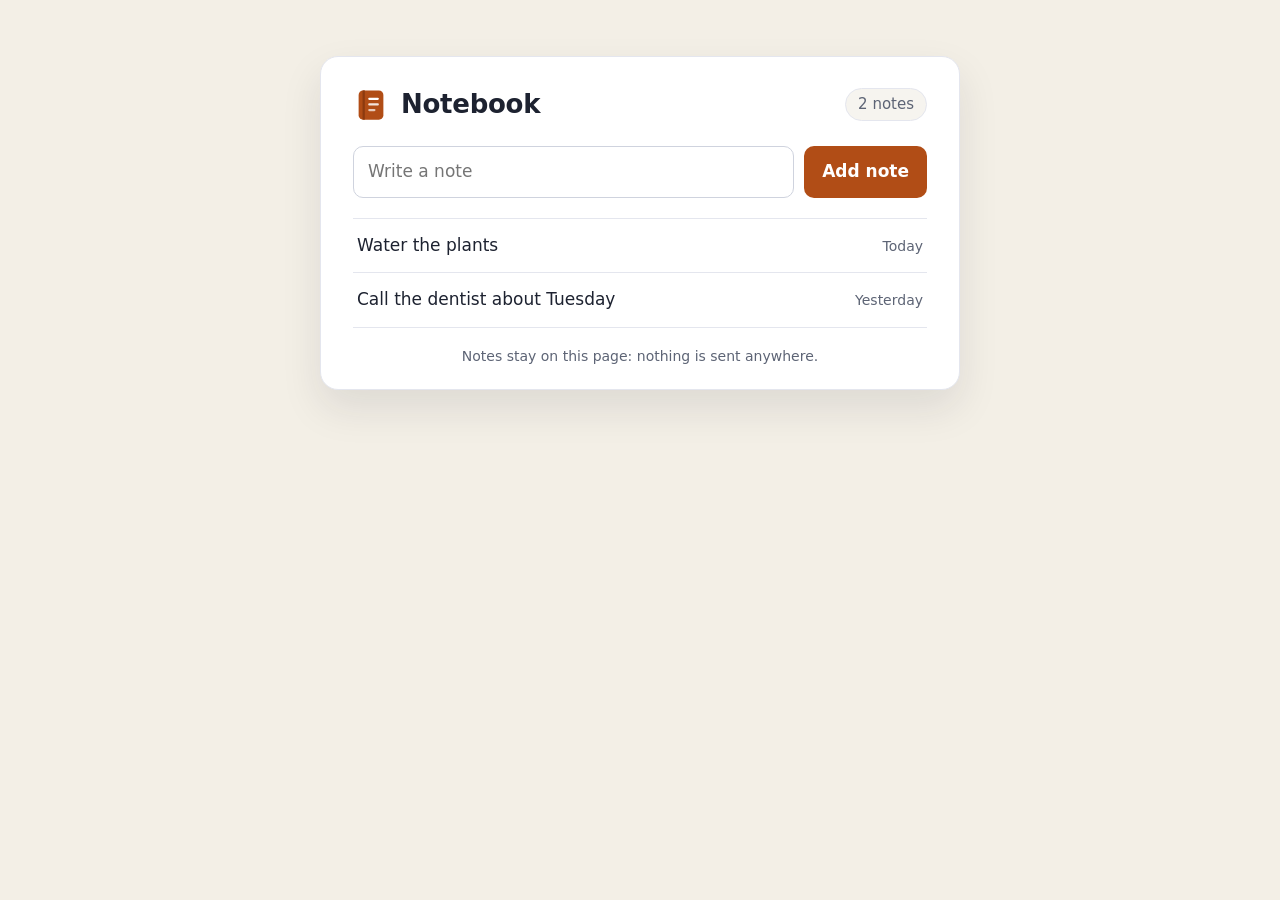
<file: src/pageant/example/site/index.html>
<!doctype html>
<!--
  Notebook: the page Pageant's example lesson films (lesson.py, beside site/). It keeps a CSP of
  its own, as a product's page does, and the overlay the studio draws over it needs nothing this
  policy refuses.
-->
<html lang="en">
<head>
  <meta charset="utf-8">
  <meta name="viewport" content="width=device-width, initial-scale=1">
  <meta http-equiv="Content-Security-Policy" content="default-src 'self'">
  <title>Notebook</title>
  <link rel="icon" href="mark.svg">
  <link rel="stylesheet" href="style.css">
  <script src="app.js" defer></script>
</head>
<body>
  <main class="app">
    <header class="top">
      <img class="mark" src="mark.svg" alt="" width="36" height="36">
      <h1>Notebook</h1>
      <span class="count" id="count">2 notes</span>
    </header>
    <form id="new-note" class="new" autocomplete="off">
      <label class="visually-hidden" for="note">A new note</label>
      <input id="note" name="note" placeholder="Write a note" maxlength="120" required>
      <button type="submit">Add note</button>
    </form>
    <ol id="notes" class="notes" aria-label="Your notes">
      <li><span class="text">Water the plants</span><time>Today</time></li>
      <li><span class="text">Call the dentist about Tuesday</span><time>Yesterday</time></li>
    </ol>
    <p class="foot">Notes stay on this page: nothing is sent anywhere.</p>
  </main>
</body>
</html>
</file>
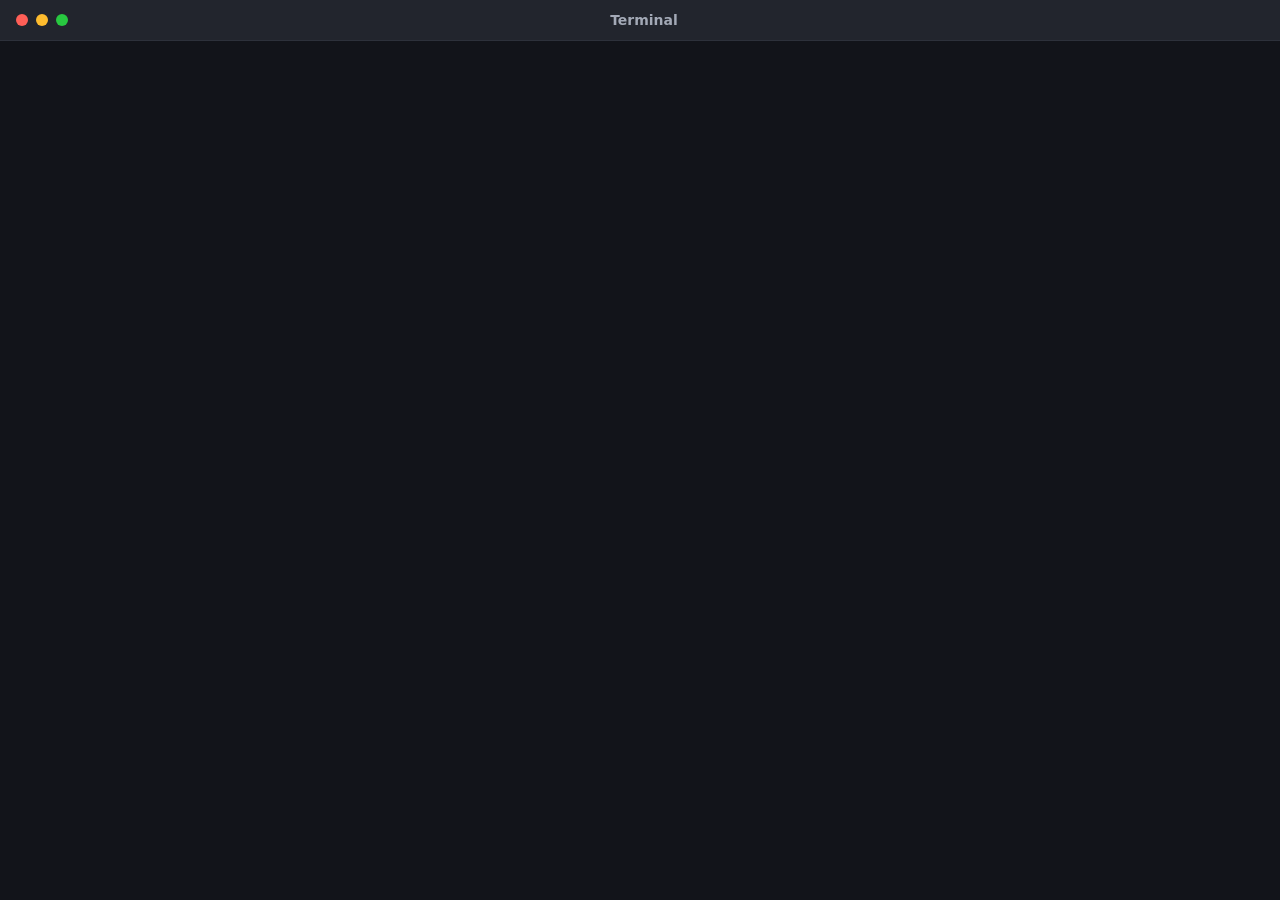
<file: src/pageant/terminal.html>
<!doctype html>
<!--
  The terminal a lesson films (studio.py's terminal() and shell()). Each command is typed at the
  prompt, then run for real in a shell of its own, and what it prints arrives here line by line,
  as written, with only terminal control codes taken out; `clear` clears the screen.
-->
<html lang="en">
<head>
  <meta charset="utf-8">
  <meta name="viewport" content="width=device-width, initial-scale=1">
  <title>Terminal</title>
  <style>
    :root { color-scheme: dark; }
    html, body { margin: 0; height: 100%; background: #12141a; }
    body {
      display: flex;
      flex-direction: column;
      color: #e4e6eb;
      font: 17px/1.55 "DejaVu Sans Mono", ui-monospace, Menlo, Consolas, monospace;
    }
    .bar {
      flex: none;
      display: flex;
      align-items: center;
      gap: 8px;
      height: 40px;
      padding: 0 16px;
      background: #22252d;
      border-bottom: 1px solid #2d313b;
    }
    .dot { width: 12px; height: 12px; border-radius: 50%; }
    .dot.red { background: #ff5f57; }
    .dot.amber { background: #febc2e; }
    .dot.green { background: #28c840; }
    .title { flex: 1; margin-right: 52px; text-align: center; color: #a3a9b6; font: 600 14px/1 Inter, system-ui, sans-serif; }
    #screen { flex: 1; overflow: hidden; padding: 18px 28px 150px; }
    .line { min-height: 1.55em; white-space: pre-wrap; overflow-wrap: anywhere; }
    .prompt { color: #7ee2a8; }
    .cursor {
      display: inline-block;
      width: 0.6em;
      height: 1.15em;
      margin-left: 1px;
      vertical-align: -0.2em;
      background: #e4e6eb;
      animation: blink 1.1s steps(1) infinite;
    }
    @keyframes blink { 50% { opacity: 0; } }
    /* A phone's screen, held upright: a smaller face, and the newest line kept above where its
       captions are drawn, higher up than a computer's. */
    @media (orientation: portrait) {
      body { font-size: 14px; }
      .bar { height: 34px; padding: 0 12px; }
      .title { margin-right: 46px; }
      #screen { padding: 14px 14px 260px; }
    }
  </style>
</head>
<body>
  <div class="bar">
    <span class="dot red"></span><span class="dot amber"></span><span class="dot green"></span>
    <span class="title" id="title">Terminal</span>
  </div>
  <div id="screen"></div>
  <script>
    (() => {
      const screen = document.getElementById("screen");
      const CONTROL = /\x1b\[[0-9;?]*[A-Za-z]|\x1b[()][A-Z0-9]|\r/g;
      const CLEARS = /\x1b\[[23]?J|\x1bc/;
      let block = null;
      let typed = null;
      let cursor = null;
      const sleep = (ms) => new Promise((resolve) => setTimeout(resolve, ms));
      const make = (tag, className, text) => {
        const node = document.createElement(tag);
        if (className) node.className = className;
        if (text !== undefined) node.textContent = text;
        return node;
      };
      // The newest line stays in view, above where the captions are drawn.
      const follow = () => {
        screen.scrollTop = screen.scrollHeight;
      };
      window.__term = {
        title(text) {
          document.getElementById("title").textContent = text;
        },
        prompt(where) {
          block = make("div", "block");
          const line = make("div", "line cmd");
          line.append(make("span", "prompt", (where || "~") + " $ "));
          typed = make("span", "typed", "");
          cursor = make("span", "cursor");
          line.append(typed, cursor);
          block.append(line, make("div", "out"));
          screen.append(block);
          follow();
        },
        async type(text, delay) {
          for (const character of text) {
            typed.textContent += character;
            follow();
            await sleep(delay * (0.6 + Math.random() * 0.8));
          }
        },
        enter() {
          if (cursor) cursor.remove();
          cursor = null;
        },
        write(text) {
          if (CLEARS.test(text)) {
            screen.replaceChildren();
            block = null;
            return;
          }
          const out = block ? block.querySelector(".out") : screen;
          out.append(make("div", "line", text.replace(CONTROL, "")));
          follow();
        },
      };
    })();
  </script>
</body>
</html>
</file>
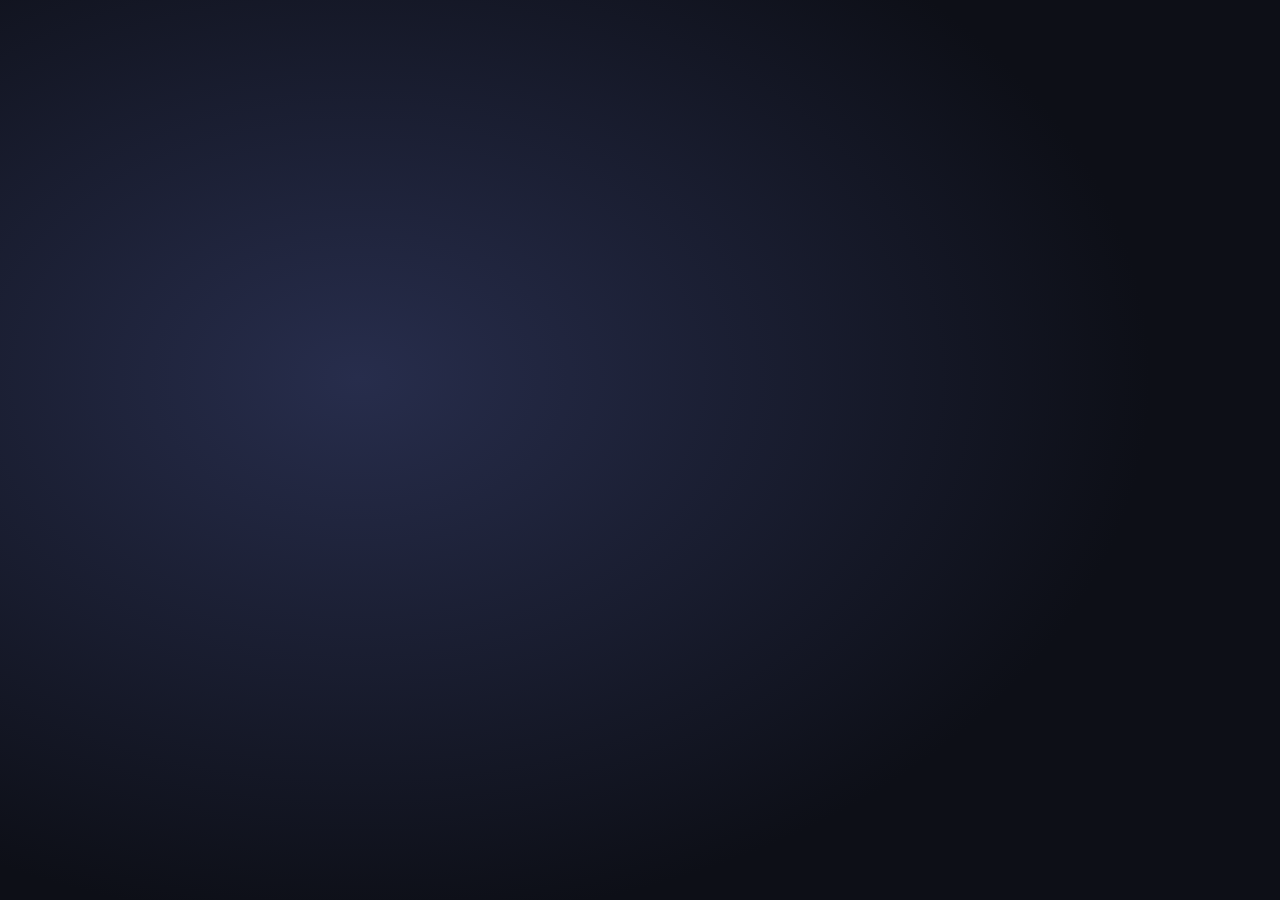
<file: src/pageant/thumbnail.html>
<!doctype html>
<!--
  A lesson's YouTube thumbnail (studio.py's _thumbnail): its words, its product's mark and a frame of
  the lesson, composed on a page of Pageant's own once the film has stopped rolling, and kept as the
  YouTube cut's thumbnail.jpg. A thumbnail is seen small, beside others, so its words are few and
  large and its picture is the moment the lesson chose (Studio.thumbnail), zoomed where the camera was.
  The words are set in Inter, which the page asks Google Fonts for: a lesson that routes its fonts
  serves them, and a system face stands in where nothing answers.
-->
<html lang="en">
<head>
  <meta charset="utf-8">
  <title>Thumbnail</title>
  <link rel="stylesheet" href="https://fonts.googleapis.com/css2?family=Inter:wght@600;700;800&display=block">
  <style>
    :root { color-scheme: dark; }
    html, body { margin: 0; width: 100%; height: 100%; overflow: hidden; }
    body {
      position: relative;
      background: radial-gradient(1100px 760px at 28% 42%, #272d4c, #0d0f17 72%);
      color: #fff;
      font-family: Inter, system-ui, sans-serif;
    }
    .shot {
      position: absolute;
      right: -48px;
      top: 50%;
      width: 760px;
      border-radius: 18px;
      transform: translateY(-50%) rotate(-2.5deg);
      box-shadow: 0 34px 90px rgba(0, 0, 0, 0.66), 0 0 0 2px rgba(255, 255, 255, 0.09);
    }
    .shot:not([src]) { display: none; }
    .words {
      position: absolute;
      z-index: 1;
      left: 64px;
      top: 0;
      bottom: 0;
      width: 520px;
      display: flex;
      flex-direction: column;
      justify-content: center;
      gap: 20px;
    }
    .brand { display: flex; align-items: center; gap: 16px; font: 700 30px/1 Inter, system-ui, sans-serif; }
    .brand img { width: 60px; height: 60px; border-radius: 15px; }
    .brand img:not([src]), .brand:empty, .kicker:empty { display: none; }
    .kicker {
      font: 700 21px/1.2 Inter, system-ui, sans-serif;
      letter-spacing: 0.14em;
      text-transform: uppercase;
      color: #f7c55f;
    }
    .title {
      font: 800 76px/1.02 Inter, system-ui, sans-serif;
      letter-spacing: -0.035em;
      text-wrap: balance;
    }
    .title em { font-style: normal; color: #f7c55f; }
  </style>
</head>
<body>
  <img class="shot" alt="">
  <div class="words">
    <div class="brand"></div>
    <div class="kicker"></div>
    <div class="title"></div>
  </div>
  <script>
    // Fill the thumbnail in and answer once its faces and pictures are ready to paint. A *starred*
    // part of the title is drawn in the accent colour.
    window.thumbnail = async ({ title, kicker = "", brand = "", mark = "", shot = "" }) => {
      const heading = document.querySelector(".title");
      title.split("*").forEach((part, index) => {
        if (!part) return;
        const piece = index % 2 ? document.createElement("em") : document.createTextNode(part);
        if (index % 2) piece.textContent = part;
        heading.append(piece);
      });
      document.querySelector(".kicker").textContent = kicker;
      const named = document.querySelector(".brand");
      if (mark) {
        const logo = document.createElement("img");
        logo.alt = "";
        logo.src = mark;
        named.append(logo);
      }
      if (brand) named.append(document.createTextNode(brand));
      if (shot) document.querySelector(".shot").src = shot;
      await document.fonts.ready;
      await Promise.all([...document.images].filter((image) => image.src).map((image) => image.decode().catch(() => {})));
      return true;
    };
  </script>
</body>
</html>
</file>
<file: src/pageant/example/site/style.css>
:root {
  color-scheme: light;
  --ink: #1d2230;
  --muted: #5d6475;
  --line: #e4e6ee;
  --paper: #ffffff;
  --ground: #f3efe6;
  --pill: #f6f4ef;
  --accent: #b14d16;
  --accent-ink: #ffffff;
  --arrived: #fbeee4;
}

* { box-sizing: border-box; }

html, body { margin: 0; min-height: 100%; }

body {
  padding: 56px 16px;
  background: var(--ground);
  color: var(--ink);
  font: 17px/1.5 system-ui, -apple-system, "Segoe UI", Roboto, "Helvetica Neue", Arial, sans-serif;
}

.app {
  max-width: 640px;
  margin: 0 auto;
  padding: 28px 32px 22px;
  background: var(--paper);
  border: 1px solid var(--line);
  border-radius: 18px;
  box-shadow: 0 18px 40px rgba(29, 34, 48, 0.1);
}

.top { display: flex; align-items: center; gap: 12px; margin-bottom: 22px; }
.top h1 { flex: 1; margin: 0; font-size: 26px; letter-spacing: -0.01em; }

.count {
  padding: 4px 12px;
  color: var(--muted);
  font-size: 15px;
  background: var(--pill);
  border: 1px solid var(--line);
  border-radius: 999px;
}

.new { display: flex; gap: 10px; margin-bottom: 20px; }

.new input {
  flex: 1;
  min-width: 0;
  padding: 12px 14px;
  font: inherit;
  color: inherit;
  border: 1px solid #cfd3de;
  border-radius: 10px;
}

.new input:focus { border-color: var(--accent); outline: 3px solid rgba(177, 77, 22, 0.25); }

.new button {
  padding: 12px 18px;
  font: inherit;
  font-weight: 600;
  color: var(--accent-ink);
  background: var(--accent);
  border: 0;
  border-radius: 10px;
  cursor: pointer;
}

.notes { margin: 0; padding: 0; list-style: none; border-top: 1px solid var(--line); }

.notes li {
  display: flex;
  align-items: baseline;
  gap: 12px;
  padding: 14px 4px;
  border-bottom: 1px solid var(--line);
}

.notes .text { flex: 1; overflow-wrap: anywhere; }
.notes time { color: var(--muted); font-size: 14px; }
.notes li.fresh { animation: arrive 1.2s ease; }

@keyframes arrive {
  from { background: var(--arrived); }
  to { background: transparent; }
}

.foot { margin: 18px 0 0; color: var(--muted); font-size: 14px; text-align: center; }

.visually-hidden {
  position: absolute;
  width: 1px;
  height: 1px;
  overflow: hidden;
  clip: rect(0 0 0 0);
  white-space: nowrap;
}

/* A phone's screen: less room round the page, so the notes have it. */
@media (max-width: 480px) {
  body { padding: 20px 12px; }
  .app { padding: 20px 18px 16px; }
}
</file>
